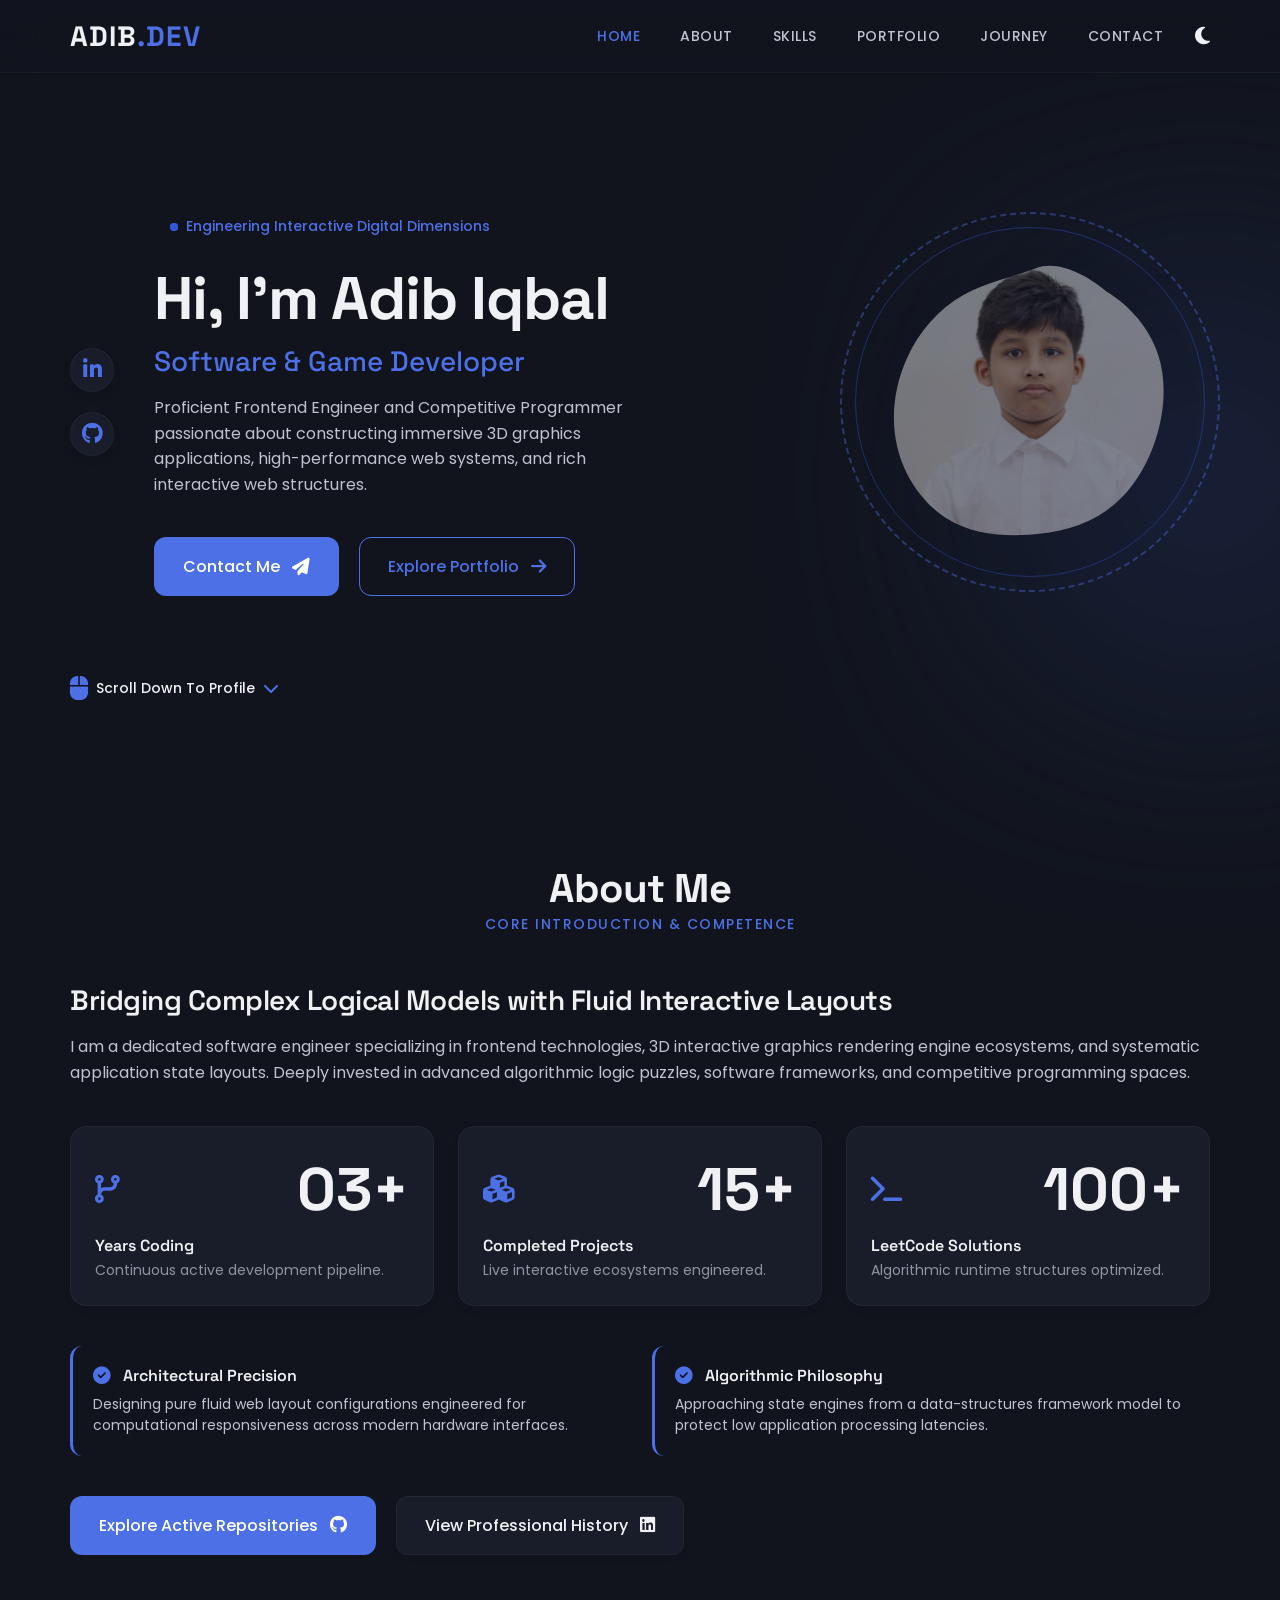
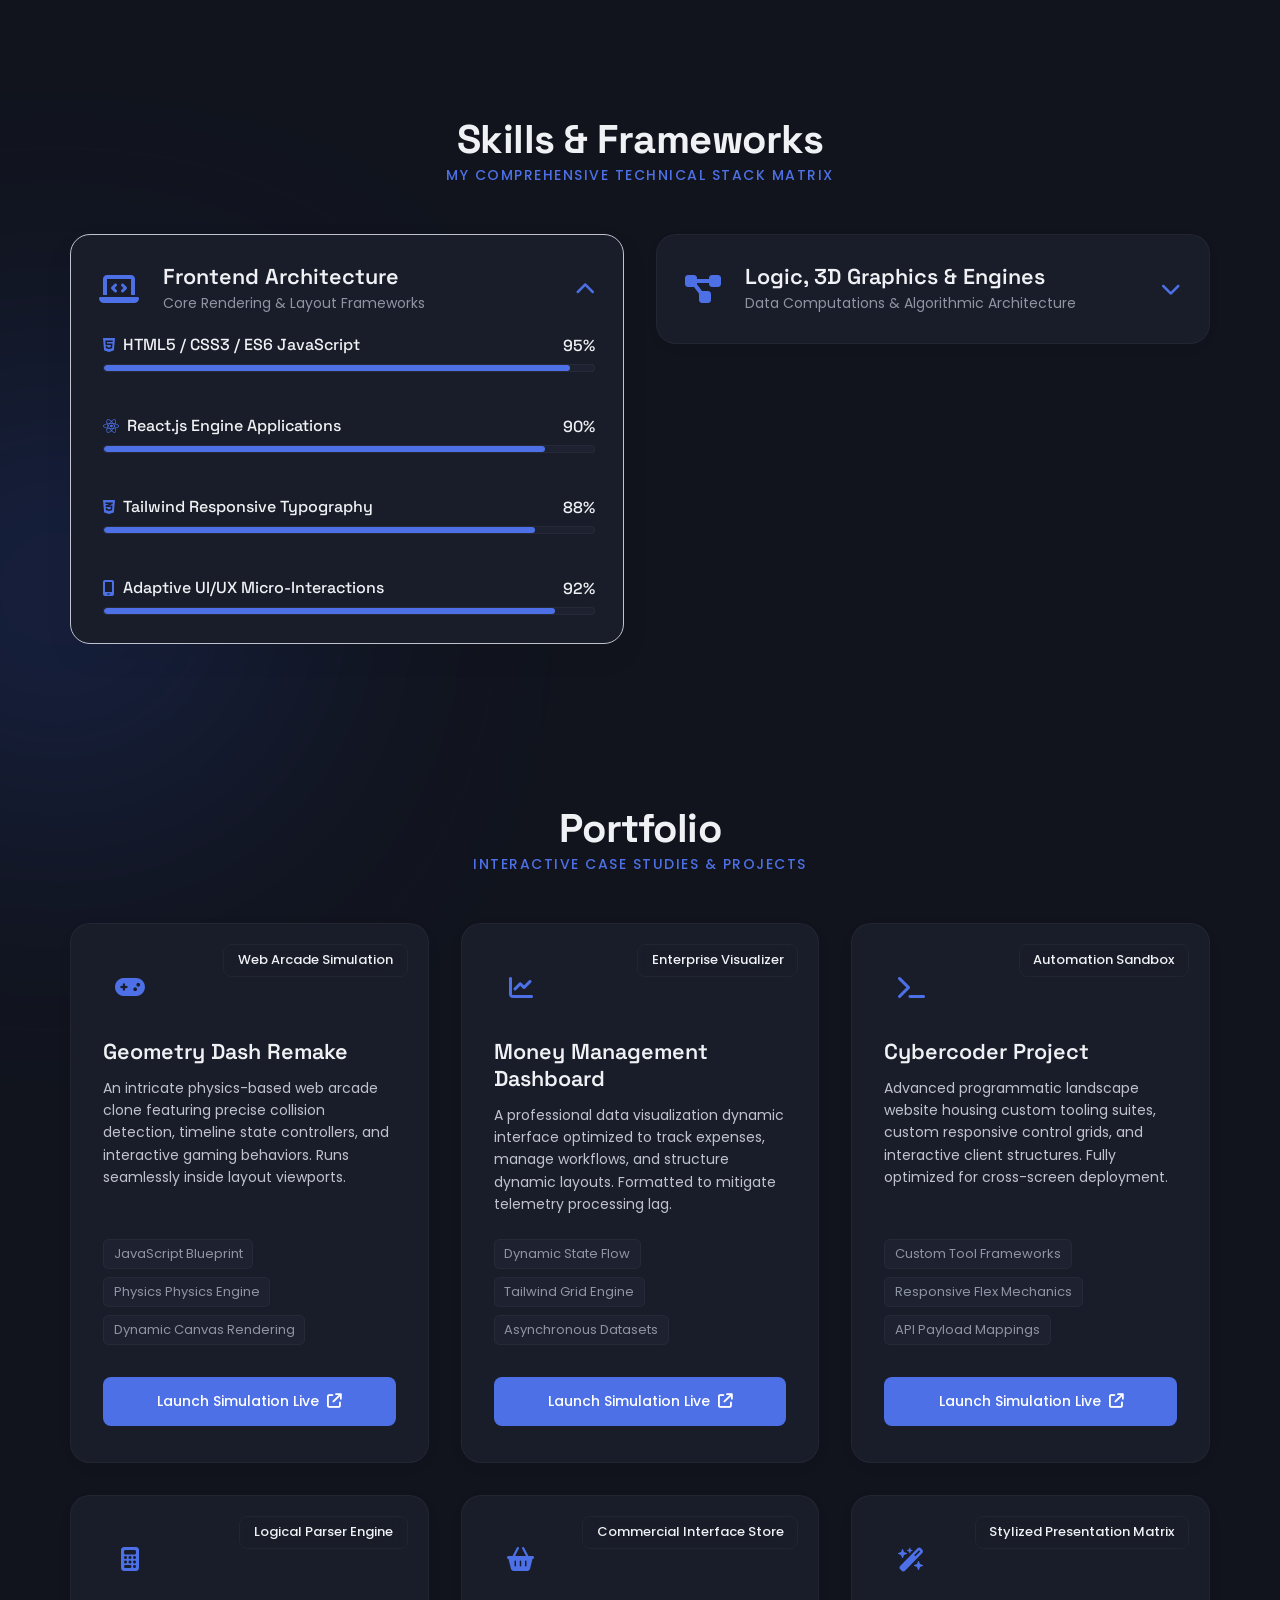
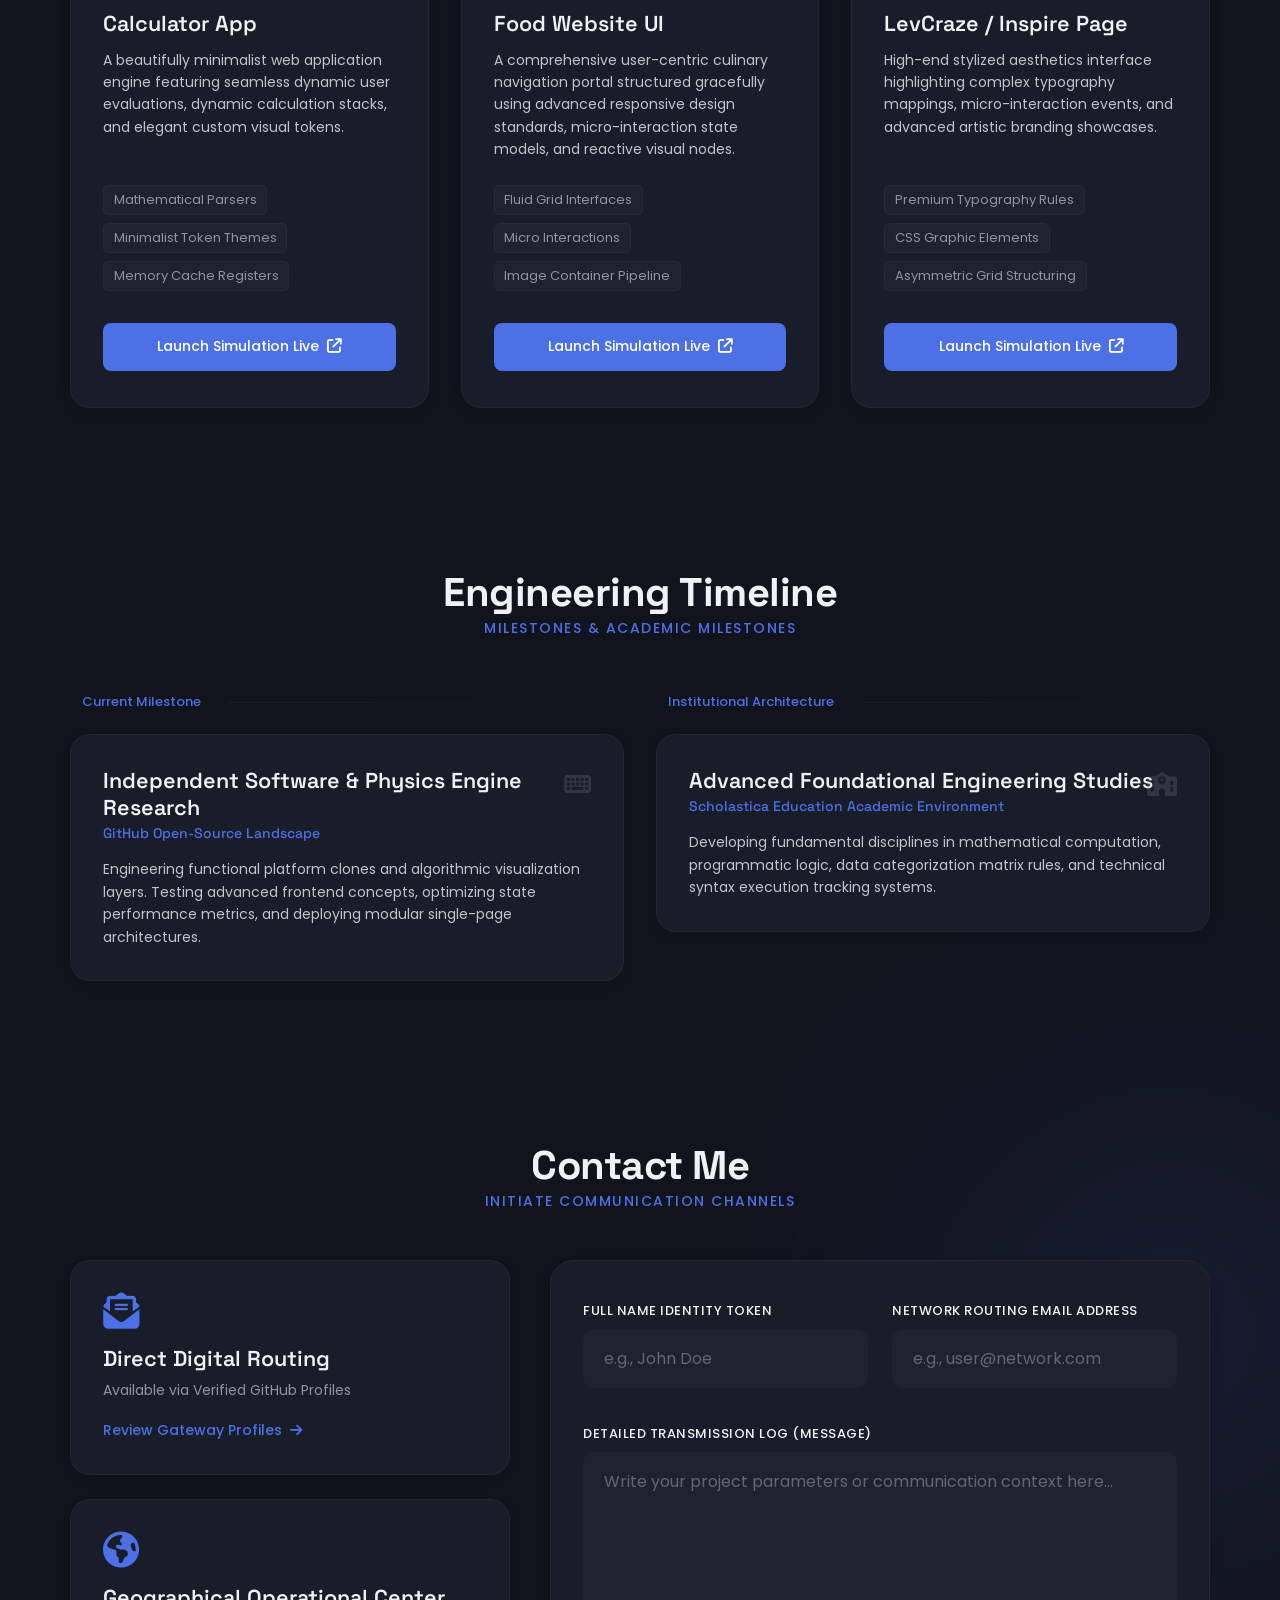
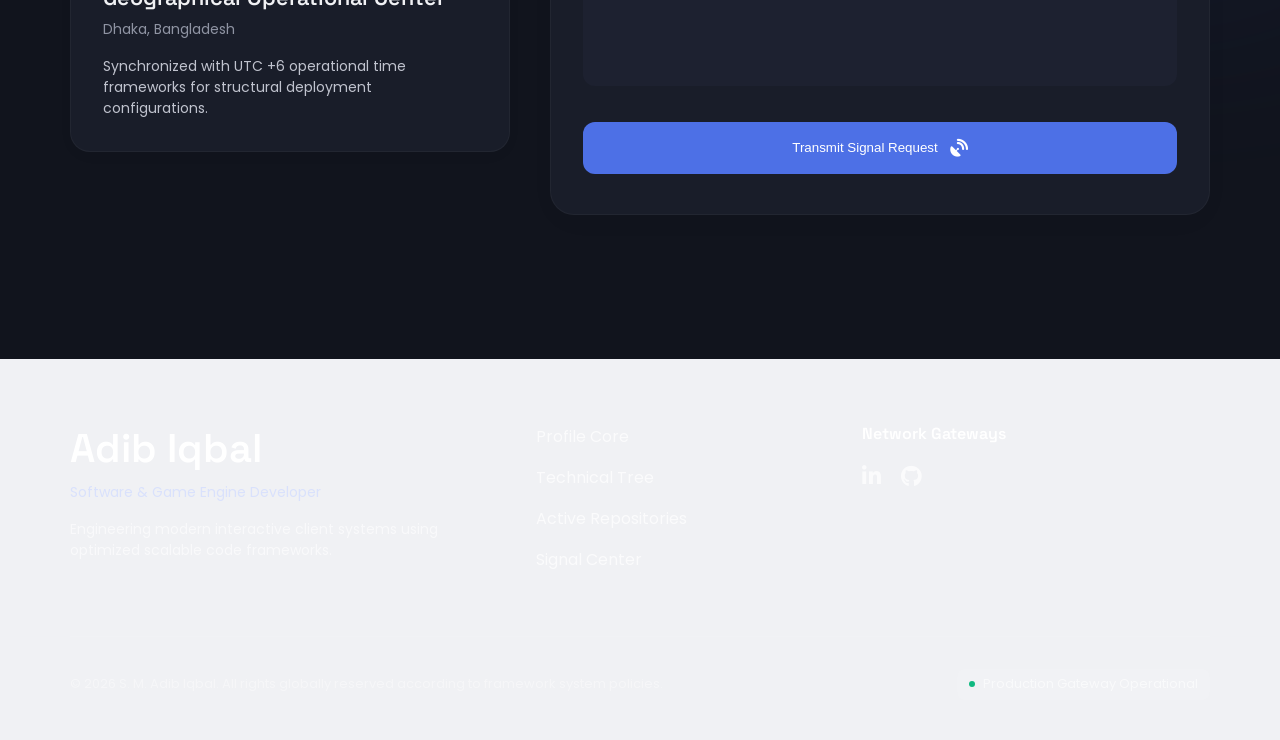
<file: index.html>
<!DOCTYPE html>
<html lang="en">
<head>
    <meta charset="UTF-8">
    <meta name="viewport" content="width=device-width, initial-scale=1.0">
    <title>S. M. ADIB IQBAL | Executive Portfolio & Software Engineer</title>
    <!-- FontAwesome Vector Architecture -->
    <link rel="stylesheet" href="https://cdnjs.cloudflare.com/ajax/libs/font-awesome/6.4.0/css/all.min.css">
    <!-- Premium Font Architecture -->
    <link rel="preconnect" href="https://fonts.googleapis.com">
    <link rel="preconnect" href="https://fonts.gstatic.com" crossorigin>
    <link href="https://fonts.googleapis.com/css2?family=Poppins:wght@300;400;500;600;700&family=Space+Grotesk:wght@400;500;700&display=swap" rel="stylesheet">
    <!-- Master Custom Cascading Framework -->
    <link rel="stylesheet" href="style.css">
</head>
<body>

    <!-- ==================== MATRIX GLOW BACKGROUND ==================== -->
    <div class="glow-bg-container">
        <div class="glow-sphere sphere-1"></div>
        <div class="glow-sphere sphere-2"></div>
        <div class="glow-sphere sphere-3"></div>
    </div>

    <!-- ==================== HEADER ARCHITECTURE ==================== -->
    <header class="header" id="header">
        <nav class="nav container">
            <a href="#" class="nav__logo">ADIB<span class="logo__accent">.DEV</span></a>

            <div class="nav__menu" id="nav-menu">
                <ul class="nav__list">
                    <li class="nav__item"><a href="#home" class="nav__link active-link"><i class="fa-solid fa-house nav__icon"></i> Home</a></li>
                    <li class="nav__item"><a href="#about" class="nav__link"><i class="fa-solid fa-user nav__icon"></i> About</a></li>
                    <li class="nav__item"><a href="#skills" class="nav__link"><i class="fa-solid fa-gears nav__icon"></i> Skills</a></li>
                    <li class="nav__item"><a href="#portfolio" class="nav__link"><i class="fa-solid fa-briefcase nav__icon"></i> Portfolio</a></li>
                    <li class="nav__item"><a href="#experience" class="nav__link"><i class="fa-solid fa-graduation-cap nav__icon"></i> Journey</a></li>
                    <li class="nav__item"><a href="#contact" class="nav__link"><i class="fa-solid fa-envelope nav__icon"></i> Contact</a></li>
                </ul>
                <div class="nav__close" id="nav-close">
                    <i class="fa-solid fa-xmark"></i>
                </div>
            </div>

            <div class="nav__buttons">
                <!-- Theme Controller Token -->
                <i class="fa-solid fa-moon change-theme" id="theme-button"></i>
                <div class="nav__toggle" id="nav-toggle">
                    <i class="fa-solid fa-bars"></i>
                </div>
            </div>
        </nav>
    </header>

    <!-- ==================== MASTER FRAMEWORK CONTAINER ==================== -->
    <main class="main">
        
        <!-- ==================== HOME SECTION ==================== -->
        <section class="home section" id="home">
            <div class="home__container container grid">
                <div class="home__content grid">
                    <div class="home__social">
                        <a href="https://www.linkedin.com/in/s-m-adib-iqbal-8002733a7/" target="_blank" class="home__social-icon" title="Connect on LinkedIn">
                            <i class="fa-brands fa-linkedin-in"></i>
                        </a>
                        <a href="https://github.com/adibsui6-spec" target="_blank" class="home__social-icon" title="Review Source Repositories">
                            <i class="fa-brands fa-github"></i>
                        </a>
                    </div>

                    <div class="home__img-canvas">
                        <div class="home__blob-wrapper">
                            <div class="decorative__ring ring-outer"></div>
                            <div class="decorative__ring ring-inner"></div>
                            <!-- Structural SVG parsing your profile graphic safely -->
                            <svg class="home__blob-svg" viewBox="0 0 200 200" xmlns="http://www.w3.org/2000/svg">
                                <mask id="home-mask" maskUnits="userSpaceOnUse">
                                    <path d="M42.7,-61.2C55.6,-53.4,66.4,-40.9,71.2,-26.2C76,-11.5,74.8,5.4,69.7,21.1C64.6,36.7,55.5,51.1,42.7,60.1C29.9,69.1,14.9,72.7,-0.7,73.7C-16.3,74.7,-32.7,73.1,-46,64.8C-59.4,56.5,-69.8,41.5,-73.7,25.1C-77.7,8.7,-75.2,-9.1,-68.4,-24.1C-61.7,-39.2,-50.7,-51.5,-37.5,-59.1C-24.3,-66.7,-8.9,-69.6,3.4,-74.3C15.7,-79,31.4,-70.6,42.7,-61.2Z" transform="translate(100 100)" />
                                </mask>
                                <g mask="url(#home-mask)">
                                    <image class="home__img-asset" x="12" y="12" width="176" height="176" href="My image.jpg" preserveAspectRatio="xMidYMid slice"/>
                                </g>
                            </svg>
                        </div>
                    </div>

                    <div class="home__data">
                        <div class="badge__welcome">
                            <span class="badge__dot"></span> Engineering Interactive Digital Dimensions
                        </div>
                        <h1 class="home__title">Hi, I'm Adib Iqbal</h1>
                        <h3 class="home__subtitle">Software &amp; Game Developer</h3>
                        <p class="home__description">
                            Proficient Frontend Engineer and Competitive Programmer passionate about constructing immersive 3D graphics applications, high-performance web systems, and rich interactive web structures.
                        </p>
                        <div class="home__action-group">
                            <a href="#contact" class="button button--flex">
                                Contact Me <i class="fa-solid fa-paper-plane button__icon"></i>
                            </a>
                            <a href="#portfolio" class="button button--ghost">
                                Explore Portfolio <i class="fa-solid fa-arrow-right button__icon"></i>
                            </a>
                        </div>
                    </div>
                </div>

                <div class="home__scroll">
                    <a href="#about" class="home__scroll-button button--flex">
                        <i class="fa-solid fa-computer-mouse home__scroll-mouse"></i>
                        <span class="home__scroll-name">Scroll Down To Profile</span>
                        <i class="fa-solid fa-chevron-down home__scroll-arrow"></i>
                    </a>
                </div>
            </div>
        </section>

        <!-- ==================== ABOUT SECTION ==================== -->
        <section class="about section" id="about">
            <h2 class="section__title">About Me</h2>
            <span class="section__subtitle">Core Introduction &amp; Competence</span>

            <div class="about__container container grid">
                <div class="about__data">
                    <h3 class="about__heading">Bridging Complex Logical Models with Fluid Interactive Layouts</h3>
                    <p class="about__description">
                        I am a dedicated software engineer specializing in frontend technologies, 3D interactive graphics rendering engine ecosystems, and systematic application state layouts. Deeply invested in advanced algorithmic logic puzzles, software frameworks, and competitive programming spaces.
                    </p>

                    <!-- Advanced Metric Blocks Grid Dashboard -->
                    <div class="about__grid-dashboard">
                        <div class="about__metric-card">
                            <div class="metric__header">
                                <i class="fa-solid fa-code-branch metric__icon"></i>
                                <span class="metric__number">03+</span>
                            </div>
                            <h4 class="metric__title">Years Coding</h4>
                            <p class="metric__caption">Continuous active development pipeline.</p>
                        </div>

                        <div class="about__metric-card">
                            <div class="metric__header">
                                <i class="fa-solid fa-cubes metric__icon"></i>
                                <span class="metric__number">15+</span>
                            </div>
                            <h4 class="metric__title">Completed Projects</h4>
                            <p class="metric__caption">Live interactive ecosystems engineered.</p>
                        </div>

                        <div class="about__metric-card">
                            <div class="metric__header">
                                <i class="fa-solid fa-terminal metric__icon"></i>
                                <span class="metric__number">100+</span>
                            </div>
                            <h4 class="metric__title">LeetCode Solutions</h4>
                            <p class="metric__caption">Algorithmic runtime structures optimized.</p>
                        </div>
                    </div>

                    <!-- Supplemental Analytical Biography Pillars -->
                    <div class="about__philosophies grid">
                        <div class="philosophy__item">
                            <div class="philosophy__header">
                                <i class="fa-solid fa-circle-check philosophy__icon"></i>
                                <h4>Architectural Precision</h4>
                            </div>
                            <p>Designing pure fluid web layout configurations engineered for computational responsiveness across modern hardware interfaces.</p>
                        </div>

                        <div class="philosophy__item">
                            <div class="philosophy__header">
                                <i class="fa-solid fa-circle-check philosophy__icon"></i>
                                <h4>Algorithmic Philosophy</h4>
                            </div>
                            <p>Approaching state engines from a data-structures framework model to protect low application processing latencies.</p>
                        </div>
                    </div>

                    <div class="about__buttons-group">
                        <a href="https://github.com/adibsui6-spec" target="_blank" class="button button--flex">
                            Explore Active Repositories <i class="fa-brands fa-github button__icon"></i>
                        </a>
                        <a href="https://www.linkedin.com/in/s-m-adib-iqbal-8002733a7/" target="_blank" class="button button--secondary">
                            View Professional History <i class="fa-brands fa-linkedin button__icon"></i>
                        </a>
                    </div>
                </div>
            </div>
        </section>

        <!-- ==================== SKILLS SECTION ==================== -->
        <section class="skills section" id="skills">
            <h2 class="section__title">Skills &amp; Frameworks</h2>
            <span class="section__subtitle">My Comprehensive Technical Stack Matrix</span>

            <div class="skills__container container grid">
                <!-- ACCORDION INTERACTIVE NODE 1 -->
                <div class="skills__content skills__open">
                    <div class="skills__header">
                        <i class="fa-solid fa-laptop-code skills__icon"></i>
                        <div>
                            <h1 class="skills__title">Frontend Architecture</h1>
                            <span class="skills__subtitle-node">Core Rendering &amp; Layout Frameworks</span>
                        </div>
                        <i class="fa-solid fa-chevron-down skills__arrow"></i>
                    </div>

                    <div class="skills__list grid">
                        <div class="skills__data">
                            <div class="skills__titles">
                                <h3 class="skills__name"><i class="fa-brands fa-html5 skill__bullet-icon"></i> HTML5 / CSS3 / ES6 JavaScript</h3>
                                <span class="skills__number">95%</span>
                            </div>
                            <div class="skills__bar-wrapper">
                                <div class="skills__bar-fill" style="width: 95%;"></div>
                            </div>
                        </div>

                        <div class="skills__data">
                            <div class="skills__titles">
                                <h3 class="skills__name"><i class="fa-brands fa-react skill__bullet-icon"></i> React.js Engine Applications</h3>
                                <span class="skills__number">90%</span>
                            </div>
                            <div class="skills__bar-wrapper">
                                <div class="skills__bar-fill" style="width: 90%;"></div>
                            </div>
                        </div>

                        <div class="skills__data">
                            <div class="skills__titles">
                                <h3 class="skills__name"><i class="fa-brands fa-css3-alt skill__bullet-icon"></i> Tailwind Responsive Typography</h3>
                                <span class="skills__number">88%</span>
                            </div>
                            <div class="skills__bar-wrapper">
                                <div class="skills__bar-fill" style="width: 88%;"></div>
                            </div>
                        </div>

                        <div class="skills__data">
                            <div class="skills__titles">
                                <h3 class="skills__name"><i class="fa-solid fa-mobile-screen skill__bullet-icon"></i> Adaptive UI/UX Micro-Interactions</h3>
                                <span class="skills__number">92%</span>
                            </div>
                            <div class="skills__bar-wrapper">
                                <div class="skills__bar-fill" style="width: 92%;"></div>
                            </div>
                        </div>
                    </div>
                </div>

                <!-- ACCORDION INTERACTIVE NODE 2 -->
                <div class="skills__content">
                    <div class="skills__header">
                        <i class="fa-solid fa-diagram-project skills__icon"></i>
                        <div>
                            <h1 class="skills__title">Logic, 3D Graphics &amp; Engines</h1>
                            <span class="skills__subtitle-node">Data Computations &amp; Algorithmic Architecture</span>
                        </div>
                        <i class="fa-solid fa-chevron-down skills__arrow"></i>
                    </div>

                    <div class="skills__list grid">
                        <div class="skills__data">
                            <div class="skills__titles">
                                <h3 class="skills__name"><i class="fa-solid fa-cube skill__bullet-icon"></i> Three.js / WebGL Spatial Ecosystems</h3>
                                <span class="skills__number">85%</span>
                            </div>
                            <div class="skills__bar-wrapper">
                                <div class="skills__bar-fill" style="width: 85%;"></div>
                            </div>
                        </div>

                        <div class="skills__data">
                            <div class="skills__titles">
                                <h3 class="skills__name"><i class="fa-brands fa-python skill__bullet-icon"></i> Python Modeling &amp; Pandas Frameworks</h3>
                                <span class="skills__number">80%</span>
                            </div>
                            <div class="skills__bar-wrapper">
                                <div class="skills__bar-fill" style="width: 80%;"></div>
                            </div>
                        </div>

                        <div class="skills__data">
                            <div class="skills__titles">
                                <h3 class="skills__name"><i class="fa-solid fa-brain skill__bullet-icon"></i> Competitive Programming Matrix Logic</h3>
                                <span class="skills__number">85%</span>
                            </div>
                            <div class="skills__bar-wrapper">
                                <div class="skills__bar-fill" style="width: 85%;"></div>
                            </div>
                        </div>

                        <div class="skills__data">
                            <div class="skills__titles">
                                <h3 class="skills__name"><i class="fa-solid fa-calculator skill__bullet-icon"></i> Vector Mathematics &amp; Physics Clones</h3>
                                <span class="skills__number">90%</span>
                            </div>
                            <div class="skills__bar-wrapper">
                                <div class="skills__bar-fill" style="width: 90%;"></div>
                            </div>
                        </div>
                    </div>
                </div>
            </div>
        </section>

        <!-- ==================== PORTFOLIO SECTION ==================== -->
        <section class="portfolio section" id="portfolio">
            <h2 class="section__title">Portfolio</h2>
            <span class="section__subtitle">Interactive Case Studies &amp; Projects</span>

            <div class="portfolio__container container grid">
                
                <!-- CONTAINER ELEMENT 1 -->
                <div class="portfolio__card">
                    <div class="portfolio__meta-badge">Web Arcade Simulation</div>
                    <div class="portfolio__card-inner">
                        <div class="portfolio__icon-box"><i class="fa-solid fa-gamepad"></i></div>
                        <h3 class="portfolio__title">Geometry Dash Remake</h3>
                        <p class="portfolio__description">
                            An intricate physics-based web arcade clone featuring precise collision detection, timeline state controllers, and interactive gaming behaviors. Runs seamlessly inside layout viewports.
                        </p>
                        <div class="portfolio__tags">
                            <span>JavaScript Blueprint</span>
                            <span>Physics Physics Engine</span>
                            <span>Dynamic Canvas Rendering</span>
                        </div>
                        <a href="https://adibsui6-spec.github.io/geometry-dash-remake-0.1/index13.html" target="_blank" class="portfolio__anchor-button">
                            Launch Simulation Live <i class="fa-solid fa-arrow-up-right-from-square portfolio__anchor-icon"></i>
                        </a>
                    </div>
                </div>

                <!-- CONTAINER ELEMENT 2 -->
                <div class="portfolio__card">
                    <div class="portfolio__meta-badge">Enterprise Visualizer</div>
                    <div class="portfolio__card-inner">
                        <div class="portfolio__icon-box"><i class="fa-solid fa-chart-line"></i></div>
                        <h3 class="portfolio__title">Money Management Dashboard</h3>
                        <p class="portfolio__description">
                            A professional data visualization dynamic interface optimized to track expenses, manage workflows, and structure dynamic layouts. Formatted to mitigate telemetry processing lag.
                        </p>
                        <div class="portfolio__tags">
                            <span>Dynamic State Flow</span>
                            <span>Tailwind Grid Engine</span>
                            <span>Asynchronous Datasets</span>
                        </div>
                        <a href="https://adibsui6-spec.github.io/new/dashboard.html" target="_blank" class="portfolio__anchor-button">
                            Launch Simulation Live <i class="fa-solid fa-arrow-up-right-from-square portfolio__anchor-icon"></i>
                        </a>
                    </div>
                </div>

                <!-- CONTAINER ELEMENT 3 -->
                <div class="portfolio__card">
                    <div class="portfolio__meta-badge">Automation Sandbox</div>
                    <div class="portfolio__card-inner">
                        <div class="portfolio__icon-box"><i class="fa-solid fa-terminal"></i></div>
                        <h3 class="portfolio__title">Cybercoder Project</h3>
                        <p class="portfolio__description">
                            Advanced programmatic landscape website housing custom tooling suites, custom responsive control grids, and interactive client structures. Fully optimized for cross-screen deployment.
                        </p>
                        <div class="portfolio__tags">
                            <span>Custom Tool Frameworks</span>
                            <span>Responsive Flex Mechanics</span>
                            <span>API Payload Mappings</span>
                        </div>
                        <a href="https://adibsui6-spec.github.io/cybercoder/" target="_blank" class="portfolio__anchor-button">
                            Launch Simulation Live <i class="fa-solid fa-arrow-up-right-from-square portfolio__anchor-icon"></i>
                        </a>
                    </div>
                </div>

                <!-- CONTAINER ELEMENT 4 -->
                <div class="portfolio__card">
                    <div class="portfolio__meta-badge">Logical Parser Engine</div>
                    <div class="portfolio__card-inner">
                        <div class="portfolio__icon-box"><i class="fa-solid fa-calculator"></i></div>
                        <h3 class="portfolio__title">Calculator App</h3>
                        <p class="portfolio__description">
                            A beautifully minimalist web application engine featuring seamless dynamic user evaluations, dynamic calculation stacks, and elegant custom visual tokens.
                        </p>
                        <div class="portfolio__tags">
                            <span>Mathematical Parsers</span>
                            <span>Minimalist Token Themes</span>
                            <span>Memory Cache Registers</span>
                        </div>
                        <a href="https://adibsui6-spec.github.io/nothing/" target="_blank" class="portfolio__anchor-button">
                            Launch Simulation Live <i class="fa-solid fa-arrow-up-right-from-square portfolio__anchor-icon"></i>
                        </a>
                    </div>
                </div>

                <!-- CONTAINER ELEMENT 5 -->
                <div class="portfolio__card">
                    <div class="portfolio__meta-badge">Commercial Interface Store</div>
                    <div class="portfolio__card-inner">
                        <div class="portfolio__icon-box"><i class="fa-solid fa-basket-shopping"></i></div>
                        <h3 class="portfolio__title">Food Website UI</h3>
                        <p class="portfolio__description">
                            A comprehensive user-centric culinary navigation portal structured gracefully using advanced responsive design standards, micro-interaction state models, and reactive visual nodes.
                        </p>
                        <div class="portfolio__tags">
                            <span>Fluid Grid Interfaces</span>
                            <span>Micro Interactions</span>
                            <span>Image Container Pipeline</span>
                        </div>
                        <a href="https://adibsui6-spec.github.io/food/index5" target="_blank" class="portfolio__anchor-button">
                            Launch Simulation Live <i class="fa-solid fa-arrow-up-right-from-square portfolio__anchor-icon"></i>
                        </a>
                    </div>
                </div>

                <!-- CONTAINER ELEMENT 6 -->
                <div class="portfolio__card">
                    <div class="portfolio__meta-badge">Stylized Presentation Matrix</div>
                    <div class="portfolio__card-inner">
                        <div class="portfolio__icon-box"><i class="fa-solid fa-wand-magic-sparkles"></i></div>
                        <h3 class="portfolio__title">LevCraze / Inspire Page</h3>
                        <p class="portfolio__description">
                            High-end stylized aesthetics interface highlighting complex typography mappings, micro-interaction events, and advanced artistic branding showcases.
                        </p>
                        <div class="portfolio__tags">
                            <span>Premium Typography Rules</span>
                            <span>CSS Graphic Elements</span>
                            <span>Asymmetric Grid Structuring</span>
                        </div>
                        <a href="https://adibsui6-spec.github.io/LevCraze/lareveinspire.html" target="_blank" class="portfolio__anchor-button">
                            Launch Simulation Live <i class="fa-solid fa-arrow-up-right-from-square portfolio__anchor-icon"></i>
                        </a>
                    </div>
                </div>

            </div>
        </section>

        <!-- ==================== ENGINEERING JOURNEY SECTION ==================== -->
        <section class="experience section" id="experience">
            <h2 class="section__title">Engineering Timeline</h2>
            <span class="section__subtitle">Milestones &amp; Academic Milestones</span>

            <div class="experience__container container grid">
                <!-- TIMELINE NODE 1 -->
                <div class="experience__node-card">
                    <div class="experience__time-line">
                        <span class="timeline__pill">Current Milestone</span>
                        <span class="timeline__line-connector"></span>
                    </div>
                    <div class="experience__inner-block">
                        <div class="experience__icon-indicator"><i class="fa-solid fa-keyboard"></i></div>
                        <h3 class="experience__role">Independent Software &amp; Physics Engine Research</h3>
                        <h4 class="experience__institution">GitHub Open-Source Landscape</h4>
                        <p class="experience__details-text">
                            Engineering functional platform clones and algorithmic visualization layers. Testing advanced frontend concepts, optimizing state performance metrics, and deploying modular single-page architectures.
                        </p>
                    </div>
                </div>

                <!-- TIMELINE NODE 2 -->
                <div class="experience__node-card">
                    <div class="experience__time-line">
                        <span class="timeline__pill">Institutional Architecture</span>
                        <span class="timeline__line-connector"></span>
                    </div>
                    <div class="experience__inner-block">
                        <div class="experience__icon-indicator"><i class="fa-solid fa-school"></i></div>
                        <h3 class="experience__role">Advanced Foundational Engineering Studies</h3>
                        <h4 class="experience__institution">Scholastica Education Academic Environment</h4>
                        <p class="experience__details-text">
                            Developing fundamental disciplines in mathematical computation, programmatic logic, data categorization matrix rules, and technical syntax execution tracking systems.
                        </p>
                    </div>
                </div>
            </div>
        </section>

        <!-- ==================== CONTACT SECTION ==================== -->
        <section class="contact section" id="contact">
            <h2 class="section__title">Contact Me</h2>
            <span class="section__subtitle">Initiate Communication Channels</span>

            <div class="contact__container container grid">
                <div class="contact__sidebar-info">
                    <div class="contact__card-node">
                        <i class="fa-solid fa-envelope-open-text contact__card-icon"></i>
                        <h3 class="contact__card-title">Direct Digital Routing</h3>
                        <span class="contact__card-subtitle">Available via Verified GitHub Profiles</span>
                        <a href="https://github.com/adibsui6-spec" target="_blank" class="contact__card-link">Review Gateway Profiles <i class="fa-solid fa-arrow-right"></i></a>
                    </div>

                    <div class="contact__card-node">
                        <i class="fa-solid fa-earth-americas contact__card-icon"></i>
                        <h3 class="contact__card-title">Geographical Operational Center</h3>
                        <span class="contact__card-subtitle">Dhaka, Bangladesh</span>
                        <p class="contact__card-description">Synchronized with UTC +6 operational time frameworks for structural deployment configurations.</p>
                    </div>
                </div>

                <!-- Dynamic Form Context Layout Space -->
                <form action="" class="contact__form grid">
                    <div class="contact__input-group grid">
                        <div class="contact__field-wrapper">
                            <label class="contact__field-label">Full Name Identity Token</label>
                            <input type="text" placeholder="e.g., John Doe" class="contact__field-input" required>
                            <span class="field__focus-line"></span>
                        </div>
                        <div class="contact__field-wrapper">
                            <label class="contact__field-label">Network Routing Email Address</label>
                            <input type="email" placeholder="e.g., user@network.com" class="contact__field-input" required>
                            <span class="field__focus-line"></span>
                        </div>
                    </div>
                    <div class="contact__field-wrapper textarea-wrapper">
                        <label class="contact__field-label">Detailed Transmission Log (Message)</label>
                        <textarea placeholder="Write your project parameters or communication context here..." cols="0" rows="8" class="contact__field-input contact__textarea" required></textarea>
                        <span class="field__focus-line"></span>
                    </div>
                    <div class="contact__action-row">
                        <button type="submit" class="button button--flex form__submit-button">
                            Transmit Signal Request <i class="fa-solid fa-satellite-dish button__icon"></i>
                        </button>
                    </div>
                </form>
            </div>
        </section>
    </main>

    <!-- ==================== FOOTER ARCHITECTURE ==================== -->
    <footer class="footer">
        <div class="footer__diagonal-split"></div>
        <div class="footer__master-wrapper">
            <div class="footer__container container grid">
                <div class="footer__branding-node">
                    <h1 class="footer__title">Adib Iqbal</h1>
                    <span class="footer__subtitle">Software &amp; Game Engine Developer</span>
                    <p class="footer__tagline">Engineering modern interactive client systems using optimized scalable code frameworks.</p>
                </div>

                <ul class="footer__navigation-links">
                    <li><a href="#about" class="footer__anchor">Profile Core</a></li>
                    <li><a href="#skills" class="footer__anchor">Technical Tree</a></li>
                    <li><a href="#portfolio" class="footer__anchor">Active Repositories</a></li>
                    <li><a href="#contact" class="footer__anchor">Signal Center</a></li>
                </ul>

                <div class="footer__social-networks">
                    <h4 class="footer__social-title">Network Gateways</h4>
                    <div class="footer__social-links-wrapper">
                        <a href="https://www.linkedin.com/in/s-m-adib-iqbal-8002733a7/" target="_blank" class="footer__social-media-anchor">
                            <i class="fa-brands fa-linkedin-in"></i>
                        </a>
                        <a href="https://github.com/adibsui6-spec" target="_blank" class="footer__social-media-anchor">
                            <i class="fa-brands fa-github"></i>
                        </a>
                    </div>
                </div>
            </div>
            
            <div class="footer__bottom-meta container">
                <p class="footer__copyright-notice">&copy; 2026 S. M. Adib Iqbal. All rights globally reserved according to framework system policies.</p>
                <div class="footer__system-status">
                    <span class="status__dot-active"></span> Production Gateway Operational
                </div>
            </div>
        </div>
    </footer>

    <!-- ==================== MAIN JS FRAMEWORK ==================== -->
    <script src="main.js"></script>
</body>
</html>
</file>
<file: style.css>
/* ==================== VARIABLE INJECTIONS & TOKENS ==================== */
:root {
    --header-height: 3.5rem;

    /* ========== Modern Fluid Color Systems ========== */
    --hue-color: 226; /* Deep Premium Slate Accent Spectrum */
    --first-color: hsl(var(--hue-color), 75%, 60%);
    --first-color-second: hsl(var(--hue-color), 65%, 55%);
    --first-color-alt: hsl(var(--hue-color), 68%, 52%);
    --first-color-lighter: hsl(var(--hue-color), 85%, 92%);
    
    /* System Light Variant Palette */
    --title-color: hsl(var(--hue-color), 24%, 12%);
    --text-color: hsl(var(--hue-color), 16%, 35%);
    --text-color-light: hsl(var(--hue-color), 14%, 55%);
    --input-color: hsl(var(--hue-color), 40%, 96%);
    --body-color: hsl(var(--hue-color), 35%, 98%);
    --container-color: #ffffff;
    --card-border-color: rgba(var(--hue-color), 20%, 10%, 0.04);
    --glow-opacity: 0.3;

    /* ========== Typographic Scale Mapping ========== */
    --body-font: 'Poppins', sans-serif;
    --heading-font: 'Space Grotesk', sans-serif;
    
    --big-font-size: 2.25rem;
    --h1-font-size: 1.75rem;
    --h2-font-size: 1.35rem;
    --h3-font-size: 1.15rem;
    --normal-font-size: .95rem;
    --small-font-size: .825rem;
    --smaller-font-size: .75rem;

    /* ========== Font Weight Tokens ========== */
    --font-regular: 400;
    --font-medium: 500;
    --font-semi-bold: 600;
    --font-bold: 700;

    /* ========== Layout Margin Rules ========== */
    --mb-0-25: .25rem;
    --mb-0-5: .5rem;
    --mb-0-75: .75rem;
    --mb-1: 1rem;
    --mb-1-5: 1.5rem;
    --mb-2: 2rem;
    --mb-2-5: 2.5rem;
    --mb-3: 3rem;

    /* ========== Layout Depth Ordering ========== */
    --z-back: -10;
    --z-normal: 1;
    --z-tooltip: 20;
    --z-fixed: 100;
}

/* ========== Scaled Desktop Profile Remappings ========== */
@media screen and (min-width: 968px) {
    :root {
        --big-font-size: 3.75rem;
        --h1-font-size: 2.5rem;
        --h2-font-size: 1.75rem;
        --h3-font-size: 1.35rem;
        --normal-font-size: 1rem;
        --small-font-size: .875rem;
        --smaller-font-size: .813rem;
        --header-height: 4.5rem;
    }
}

/* ========== Dark Theme Parameter Token Modifiers ========== */
body.dark-theme {
    --title-color: hsl(var(--hue-color), 15%, 95%);
    --text-color: hsl(var(--hue-color), 12%, 78%);
    --text-color-light: hsl(var(--hue-color), 10%, 60%);
    --input-color: hsl(var(--hue-color), 25%, 15%);
    --body-color: hsl(var(--hue-color), 28%, 9%);
    --container-color: hsl(var(--hue-color), 24%, 13%);
    --card-border-color: rgba(255, 255, 255, 0.04);
    --glow-opacity: 0.6;
}

/* ==================== BASE APPLICATION STYLES ==================== */
* {
    box-sizing: border-box;
    padding: 0;
    margin: 0;
}

html {
    scroll-behavior: smooth;
}

body {
    font-family: var(--body-font);
    font-size: var(--normal-font-size);
    background-color: var(--body-color);
    color: var(--text-color);
    transition: background-color .5s ease, color .5s ease;
    overflow-x: hidden;
    position: relative;
}

h1, h2, h3, h4 {
    color: var(--title-color);
    font-family: var(--heading-font);
    font-weight: var(--font-semi-bold);
    line-height: 1.25;
}

ul {
    list-style: none;
}

a {
    text-decoration: none;
}

img {
    max-width: 100%;
    height: auto;
}

/* ==================== GLOW LAYER ARCHITECTURE ==================== */
.glow-bg-container {
    position: absolute;
    width: 100%;
    height: 100%;
    top: 0;
    left: 0;
    pointer-events: none;
    z-index: var(--z-back);
    overflow: hidden;
}

.glow-sphere {
    position: absolute;
    border-radius: 50%;
    filter: blur(140px);
    opacity: var(--glow-opacity);
    transition: opacity .5s ease;
}

.sphere-1 {
    width: 400px;
    height: 400px;
    background: radial-gradient(circle, var(--first-color) 0%, transparent 70%);
    top: 5%;
    right: -10%;
}

.sphere-2 {
    width: 500px;
    height: 500px;
    background: radial-gradient(circle, var(--first-color-alt) 0%, transparent 70%);
    top: 35%;
    left: -15%;
}

.sphere-3 {
    width: 350px;
    height: 350px;
    background: radial-gradient(circle, var(--first-color-second) 0%, transparent 70%);
    bottom: 15%;
    right: -5%;
}

/* ==================== GLOBAL COMPONENT UTILITIES ==================== */
.section {
    padding: 4rem 0 5rem;
}

.section__title {
    font-size: var(--h1-font-size);
    color: var(--title-color);
    text-align: center;
    font-weight: var(--font-bold);
    letter-spacing: -0.5px;
}

.section__subtitle {
    display: block;
    font-size: var(--small-font-size);
    color: var(--first-color);
    text-align: center;
    font-weight: var(--font-medium);
    margin-bottom: var(--mb-3);
    text-transform: uppercase;
    letter-spacing: 1.5px;
}

.container {
    max-width: 1140px;
    margin-left: var(--mb-1-5);
    margin-right: var(--mb-1-5);
}

@media screen and (min-width: 1200px) {
    .container {
        margin-left: auto;
        margin-right: auto;
    }
}

.grid {
    display: grid;
    gap: 1.75rem;
}

/* ==================== PREMIUM HEADER & NAVIGATION ==================== */
.header {
    width: 100%;
    position: fixed;
    bottom: 0;
    left: 0;
    z-index: var(--z-fixed);
    background-color: rgba(var(--hue-color), 20%, 95%, 0.1);
    backdrop-filter: blur(20px);
    -webkit-backdrop-filter: blur(20px);
    border-top: 1px solid var(--card-border-color);
    transition: background-color .4s, box-shadow .4s, top .4s, bottom .4s;
}

.nav {
    height: var(--header-height);
    display: flex;
    justify-content: space-between;
    align-items: center;
}

.nav__logo {
    color: var(--title-color);
    font-family: var(--heading-font);
    font-weight: var(--font-bold);
    font-size: var(--h2-font-size);
    letter-spacing: 1px;
    transition: color .3s;
}

.nav__logo .logo__accent {
    color: var(--first-color);
}

.nav__toggle {
    font-size: 1.35rem;
    color: var(--title-color);
    cursor: pointer;
    transition: color .3s;
}

.nav__toggle:hover {
    color: var(--first-color);
}

@media screen and (max-width: 767px) {
    .nav__menu {
        position: fixed;
        bottom: -100%;
        left: 0;
        width: 100%;
        background-color: var(--container-color);
        padding: 2.5rem 1.5rem 4rem;
        box-shadow: 0 -8px 32px rgba(0,0,0,.15);
        border-radius: 2rem 2rem 0 0;
        transition: bottom .4s cubic-bezier(0.4, 0, 0.2, 1);
        border-top: 1px solid var(--card-border-color);
    }
}

.nav__list {
    grid-template-columns: repeat(3, 1fr);
    gap: 1.75rem;
}

.nav__link {
    display: flex;
    flex-direction: column;
    align-items: center;
    font-size: var(--smaller-font-size);
    color: var(--text-color);
    font-weight: var(--font-medium);
    transition: color .3s, transform .3s;
}

.nav__icon {
    font-size: 1.25rem;
    margin-bottom: var(--mb-0-25);
    color: var(--first-color);
}

.nav__link:hover {
    color: var(--first-color);
    transform: translateY(-2px);
}

.nav__close {
    position: absolute;
    right: 1.5rem;
    bottom: 1rem;
    font-size: 1.5rem;
    cursor: pointer;
    color: var(--text-color-light);
    transition: color .3s;
}

.nav__close:hover {
    color: var(--first-color);
}

.nav__buttons {
    display: flex;
    align-items: center;
    column-gap: 1.5rem;
}

.change-theme {
    font-size: 1.25rem;
    color: var(--title-color);
    cursor: pointer;
    transition: color .3s, transform .3s;
}

.change-theme:hover {
    color: var(--first-color);
    transform: rotate(15deg);
}

/* Visibility Framework Classes */
.show-menu {
    bottom: 0 !important;
}

.active-link {
    color: var(--first-color) !important;
}

.scroll-header {
    box-shadow: 0 4px 24px rgba(0,0,0,.06);
}

/* ==================== EXPANDED HERO ARCHITECTURE ==================== */
.home__container {
    row-gap: 2rem;
}

.home__content {
    grid-template-columns: .5fr 3fr;
    padding-top: 4rem;
    align-items: center;
}

.home__social {
    display: grid;
    grid-template-columns: max-content;
    row-gap: 1.25rem;
}

.home__social-icon {
    font-size: 1.35rem;
    color: var(--first-color);
    background-color: var(--container-color);
    width: 44px;
    height: 44px;
    display: flex;
    align-items: center;
    justify-content: center;
    border-radius: 50%;
    box-shadow: 0 4px 12px rgba(0,0,0,.05);
    border: 1px solid var(--card-border-color);
    transition: all .3s cubic-bezier(0.4, 0, 0.2, 1);
}

.home__social-icon:hover {
    background-color: var(--first-color);
    color: #ffffff;
    transform: translateY(-4px) rotate(8deg);
    box-shadow: 0 8px 20px rgba(var(--hue-color), 75%, 60%, 0.2);
}

.home__img-canvas {
    display: flex;
    justify-content: center;
    position: relative;
}

.home__blob-wrapper {
    position: relative;
    width: 250px;
    height: 250px;
}

.decorative__ring {
    position: absolute;
    border-radius: 50%;
    border: 2px dashed var(--first-color);
    top: -10px;
    left: -10px;
    right: -10px;
    bottom: -10px;
    opacity: 0.4;
    animation: spinClockwise 30s linear infinite;
}

.ring-inner {
    top: 5px;
    left: 5px;
    right: 5px;
    bottom: 5px;
    border: 1px solid var(--first-color-alt);
    animation: spinCounterClockwise 15s linear infinite;
}

.home__blob-svg {
    width: 100%;
    height: 100%;
    fill: var(--first-color);
    filter: drop-shadow(0 12px 24px rgba(0,0,0,0.08));
    animation: morphingBlob 12s ease-in-out infinite alternate;
}

.home__img-asset {
    transform: translateY(0);
    transition: transform .3s;
}

.badge__welcome {
    display: inline-flex;
    align-items: center;
    column-gap: .5rem;
    background-color: rgba(var(--hue-color), 75%, 60%, 0.1);
    color: var(--first-color);
    padding: .5rem 1rem;
    border-radius: 2rem;
    font-size: var(--small-font-size);
    font-weight: var(--font-medium);
    margin-bottom: var(--mb-1);
}

.badge__dot {
    width: 8px;
    height: 8px;
    background-color: var(--first-color-alt);
    border-radius: 50%;
    display: inline-block;
    position: relative;
}

.badge__dot::after {
    content: '';
    position: absolute;
    width: 100%;
    height: 100%;
    top: 0;
    left: 0;
    background-color: var(--first-color-alt);
    border-radius: 50%;
    animation: pulseGlow 1.8s infinite;
}

.home__title {
    font-size: var(--big-font-size);
    font-weight: var(--font-bold);
    margin-bottom: var(--mb-0-5);
    letter-spacing: -1px;
}

.home__subtitle {
    font-size: var(--h2-font-size);
    color: var(--first-color);
    font-weight: var(--font-medium);
    margin-bottom: var(--mb-1);
}

.home__description {
    margin-bottom: var(--mb-2-5);
    line-height: 1.6;
}

.home__action-group {
    display: flex;
    flex-wrap: wrap;
    gap: 1.25rem;
}

.home__scroll {
    display: none;
}

/* ==================== BUTTON RULES ==================== */
.button {
    display: inline-flex;
    align-items: center;
    background-color: var(--first-color);
    color: #ffffff;
    padding: 1rem 1.75rem;
    border-radius: .75rem;
    font-weight: var(--font-medium);
    border: 1px solid transparent;
    cursor: pointer;
    transition: all .3s cubic-bezier(0.4, 0, 0.2, 1);
    box-shadow: 0 4px 12px rgba(var(--hue-color), 75%, 60%, 0.15);
}

.button:hover {
    background-color: var(--first-color-alt);
    transform: translateY(-3px);
    box-shadow: 0 8px 24px rgba(var(--hue-color), 75%, 60%, 0.25);
}

.button__icon {
    font-size: 1.1rem;
    margin-left: var(--mb-0-75);
    transition: transform .3s;
}

.button:hover .button__icon {
    transform: translate(3px, -2px);
}

.button--ghost {
    background-color: transparent;
    border: 1px solid var(--first-color);
    color: var(--first-color);
    box-shadow: none;
}

.button--ghost:hover {
    background-color: rgba(var(--hue-color), 75%, 60%, 0.05);
    color: var(--first-color-alt);
}

.button--secondary {
    background-color: var(--container-color);
    color: var(--title-color);
    border: 1px solid var(--card-border-color);
    box-shadow: 0 4px 12px rgba(0,0,0,.02);
}

.button--secondary:hover {
    background-color: var(--input-color);
    transform: translateY(-2px);
}

/* ==================== EXPANDED ABOUT ME LAYOUT ==================== */
.about__heading {
    font-size: var(--h2-font-size);
    margin-bottom: var(--mb-1);
    letter-spacing: -0.5px;
}

.about__description {
    line-height: 1.6;
    margin-bottom: var(--mb-2-5);
}

/* Metrics Dashboard Grid Section */
.about__grid-dashboard {
    display: grid;
    grid-template-columns: 1fr;
    gap: 1.5rem;
    margin-bottom: var(--mb-2-5);
}

.about__metric-card {
    background-color: var(--container-color);
    padding: 1.5rem;
    border-radius: 1rem;
    border: 1px solid var(--card-border-color);
    box-shadow: 0 4px 20px rgba(0,0,0,.02);
    transition: transform .3s, box-shadow .3s;
}

.about__metric-card:hover {
    transform: translateY(-5px);
    box-shadow: 0 12px 30px rgba(0,0,0,.06);
}

.metric__header {
    display: flex;
    justify-content: space-between;
    align-items: center;
    margin-bottom: var(--mb-0-5);
}

.metric__icon {
    font-size: 1.75rem;
    color: var(--first-color);
}

.metric__number {
    font-size: var(--big-font-size);
    font-weight: var(--font-bold);
    font-family: var(--heading-font);
    color: var(--title-color);
}

.metric__title {
    font-size: var(--normal-font-size);
    margin-bottom: var(--mb-0-25);
}

.metric__caption {
    font-size: var(--small-font-size);
    color: var(--text-color-light);
}

/* Philosophy Section Submodules */
.about__philosophies {
    grid-template-columns: 1fr;
    row-gap: 1.25rem;
    margin-bottom: var(--mb-2-5);
}

.philosophy__item {
    background-color: rgba(var(--hue-color), 20%, 50%, 0.02);
    padding: 1.25rem;
    border-radius: .75rem;
    border-left: 3px solid var(--first-color);
}

.philosophy__header {
    display: flex;
    align-items: center;
    column-gap: .75rem;
    margin-bottom: var(--mb-0-5);
}

.philosophy__icon {
    color: var(--first-color);
    font-size: 1.1rem;
}

.philosophy__item p {
    font-size: var(--small-font-size);
    line-height: 1.5;
}

.about__buttons-group {
    display: flex;
    flex-wrap: wrap;
    gap: 1.25rem;
}

/* ==================== INTERACTIVE SKILLS GRID ==================== */
.skills__container {
    row-gap: 1.5rem;
}

.skills__content {
    background-color: var(--container-color);
    padding: 1.75rem;
    border-radius: 1.25rem;
    border: 1px solid var(--card-border-color);
    box-shadow: 0 4px 20px rgba(0,0,0,.02);
    transition: all .4s ease;
}

.skills__header {
    display: flex;
    align-items: center;
    cursor: pointer;
}

.skills__icon {
    font-size: 2rem;
    color: var(--first-color);
    margin-right: var(--mb-1-5);
}

.skills__title {
    font-size: var(--h3-font-size);
    font-weight: var(--font-semi-bold);
}

.skills__subtitle-node {
    font-size: var(--small-font-size);
    color: var(--text-color-light);
}

.skills__arrow {
    margin-left: auto;
    font-size: 1.25rem;
    color: var(--first-color);
    transition: transform .4s cubic-bezier(0.4, 0, 0.2, 1);
}

.skills__list {
    row-gap: 1.5rem;
    padding-left: .25rem;
    max-height: 0;
    overflow: hidden;
    opacity: 0;
    transition: max-height .4s cubic-bezier(0, 0, 0.2, 1), opacity .3s ease;
}

.skills__data {
    margin-top: 1.25rem;
}

.skills__titles {
    display: flex;
    justify-content: space-between;
    align-items: center;
    margin-bottom: var(--mb-0-5);
}

.skills__name {
    font-size: var(--normal-font-size);
    font-weight: var(--font-medium);
    display: flex;
    align-items: center;
    column-gap: .5rem;
}

.skill__bullet-icon {
    color: var(--first-color);
    font-size: 1rem;
}

.skills__number {
    font-family: var(--heading-font);
    font-weight: var(--font-medium);
    color: var(--title-color);
}

.skills__bar-wrapper {
    height: 8px;
    background-color: var(--input-color);
    border-radius: .5rem;
    overflow: hidden;
    position: relative;
    border: 1px solid var(--card-border-color);
}

.skills__bar-fill {
    height: 100%;
    background-color: var(--first-color);
    border-radius: .5rem;
    width: 0; /* Dynamic injection target controlled by JS framework mechanics */
    transition: width 1.2s cubic-bezier(0.4, 0, 0.2, 1);
}

/* Accordion Active States */
.skills__open {
    box-shadow: 0 12px 32px rgba(0,0,0,.05);
    border-color: rgba(var(--hue-color), 75%, 60%, 0.15);
}

.skills__open .skills__list {
    max-height: 2000px;
    opacity: 1;
}

.skills__open .skills__arrow {
    transform: rotate(-180deg);
}

/* ==================== GRID PORTFOLIO SHAPES ==================== */
.portfolio__container {
    grid-template-columns: 1fr;
    gap: 2rem;
}

.portfolio__card {
    position: relative;
    background-color: var(--container-color);
    border-radius: 1.25rem;
    border: 1px solid var(--card-border-color);
    box-shadow: 0 4px 24px rgba(0,0,0,.02);
    overflow: hidden;
    transition: all .4s cubic-bezier(0.4, 0, 0.2, 1);
}

.portfolio__meta-badge {
    position: absolute;
    top: 1.25rem;
    right: 1.25rem;
    background-color: rgba(var(--hue-color), 20%, 15%, 0.05);
    backdrop-filter: blur(8px);
    -webkit-backdrop-filter: blur(8px);
    color: var(--title-color);
    padding: .35rem .85rem;
    border-radius: .5rem;
    font-size: var(--smaller-font-size);
    font-weight: var(--font-medium);
    border: 1px solid var(--card-border-color);
    z-index: var(--z-normal);
}

.portfolio__card-inner {
    padding: 2.25rem 2rem;
    display: flex;
    flex-direction: column;
    height: 100%;
}

.portfolio__icon-box {
    width: 54px;
    height: 54px;
    background-color: rgba(var(--hue-color), 75%, 60%, 0.08);
    color: var(--first-color);
    font-size: 1.5rem;
    display: flex;
    align-items: center;
    justify-content: center;
    border-radius: .75rem;
    margin-bottom: var(--mb-1-5);
    border: 1px solid rgba(var(--hue-color), 75%, 60%, 0.15);
}

.portfolio__title {
    font-size: var(--h3-font-size);
    margin-bottom: var(--mb-0-75);
}

.portfolio__description {
    font-size: var(--small-font-size);
    line-height: 1.6;
    margin-bottom: var(--mb-1-5);
    flex-grow: 1;
}

.portfolio__tags {
    display: flex;
    flex-wrap: wrap;
    gap: .5rem;
    margin-bottom: var(--mb-2);
}

.portfolio__tags span {
    background-color: var(--input-color);
    color: var(--text-color-light);
    font-size: var(--smaller-font-size);
    padding: .25rem .6rem;
    border-radius: .35rem;
    border: 1px solid var(--card-border-color);
}

.portfolio__anchor-button {
    display: inline-flex;
    align-items: center;
    justify-content: center;
    column-gap: .5rem;
    color: #ffffff;
    background-color: var(--first-color);
    padding: .85rem 1.25rem;
    border-radius: .5rem;
    font-size: var(--small-font-size);
    font-weight: var(--font-medium);
    margin-top: auto;
    transition: all .3s ease;
}

.portfolio__anchor-icon {
    font-size: .9rem;
    transition: transform .3s;
}

.portfolio__anchor-button:hover {
    background-color: var(--first-color-alt);
    box-shadow: 0 6px 16px rgba(var(--hue-color), 75%, 60%, 0.2);
}

.portfolio__anchor-button:hover .portfolio__anchor-icon {
    transform: translate(2px, -2px);
}

.portfolio__card:hover {
    transform: translateY(-8px);
    box-shadow: 0 16px 36px rgba(0,0,0,.07);
    border-color: rgba(var(--hue-color), 75%, 60%, 0.2);
}

/* ==================== ENGINEERING TIMELINE STRUCTURE ==================== */
.experience__container {
    row-gap: 2.5rem;
    position: relative;
}

.experience__node-card {
    display: flex;
    flex-direction: column;
    gap: 1rem;
}

.experience__time-line {
    display: flex;
    align-items: center;
    column-gap: 1rem;
}

.timeline__pill {
    background-color: rgba(var(--hue-color), 75%, 60%, 0.1);
    color: var(--first-color);
    padding: .35rem .75rem;
    border-radius: .5rem;
    font-size: var(--smaller-font-size);
    font-weight: var(--font-medium);
    border: 1px solid rgba(var(--hue-color), 75%, 60%, 0.15);
}

.timeline__line-connector {
    flex-grow: 1;
    height: 1px;
    background: linear-gradient(to right, var(--card-border-color), transparent);
}

.experience__inner-block {
    background-color: var(--container-color);
    padding: 2rem;
    border-radius: 1.25rem;
    border: 1px solid var(--card-border-color);
    box-shadow: 0 4px 20px rgba(0,0,0,.02);
    position: relative;
}

.experience__icon-indicator {
    position: absolute;
    top: 2rem;
    right: 2rem;
    font-size: 1.5rem;
    color: var(--text-color-light);
    opacity: 0.2;
}

.experience__role {
    font-size: var(--h3-font-size);
    margin-bottom: var(--mb-0-25);
}

.experience__institution {
    font-size: var(--small-font-size);
    color: var(--first-color);
    font-weight: var(--font-medium);
    margin-bottom: var(--mb-1);
}

.experience__details-text {
    font-size: var(--small-font-size);
    line-height: 1.6;
}

/* ==================== ADVANCED CONTACT MATRIX ==================== */
.contact__container {
    row-gap: 2.5rem;
}

.contact__sidebar-info {
    display: grid;
    gap: 1.5rem;
}

.contact__card-node {
    background-color: var(--container-color);
    padding: 2rem;
    border-radius: 1.25rem;
    border: 1px solid var(--card-border-color);
    box-shadow: 0 4px 20px rgba(0,0,0,.02);
}

.contact__card-icon {
    font-size: 2.25rem;
    color: var(--first-color);
    margin-bottom: var(--mb-1);
}

.contact__card-title {
    font-size: var(--h3-font-size);
    margin-bottom: var(--mb-0-5);
}

.contact__card-subtitle {
    display: block;
    font-size: var(--small-font-size);
    color: var(--text-color-light);
    margin-bottom: var(--mb-1);
}

.contact__card-link {
    display: inline-flex;
    align-items: center;
    column-gap: .5rem;
    font-size: var(--small-font-size);
    color: var(--first-color);
    font-weight: var(--font-medium);
    transition: color .3s;
}

.contact__card-link i {
    transition: transform .3s;
}

.contact__card-link:hover {
    color: var(--first-color-alt);
}

.contact__card-link:hover i {
    transform: translateX(4px);
}

.contact__card-description {
    font-size: var(--small-font-size);
    line-height: 1.5;
}

/* Form Styling Rules Configuration */
.contact__form {
    background-color: var(--container-color);
    padding: 2.5rem 2rem;
    border-radius: 1.5rem;
    border: 1px solid var(--card-border-color);
    box-shadow: 0 8px 32px rgba(0,0,0,.02);
}

.contact__input-group {
    grid-template-columns: 1fr;
    gap: 1.5rem;
}

.contact__field-wrapper {
    position: relative;
    display: flex;
    flex-direction: column;
}

.contact__field-label {
    font-size: var(--smaller-font-size);
    color: var(--title-color);
    font-weight: var(--font-medium);
    margin-bottom: var(--mb-0-5);
    text-transform: uppercase;
    letter-spacing: 0.5px;
}

.contact__field-input {
    width: 100%;
    background-color: var(--input-color);
    color: var(--text-color);
    font-family: var(--body-font);
    font-size: var(--normal-font-size);
    border: 1px solid transparent;
    outline: none;
    padding: 1rem 1.25rem;
    border-radius: .75rem;
    transition: all .3s ease;
}

.contact__field-input::placeholder {
    color: var(--text-color-light);
    opacity: 0.6;
}

.contact__field-input:focus {
    background-color: var(--container-color);
    border-color: transparent;
}

.field__focus-line {
    position: absolute;
    bottom: 0;
    left: 0;
    width: 0;
    height: 2px;
    background-color: var(--first-color);
    transition: width .4s cubic-bezier(0.4, 0, 0.2, 1);
    border-radius: 0 0 .75rem .75rem;
}

.contact__field-input:focus ~ .field__focus-line {
    width: 100%;
}

.textarea-wrapper {
    margin-top: .5rem;
}

.contact__textarea {
    resize: none;
}

.contact__action-row {
    margin-top: .5rem;
}

.form__submit-button {
    width: 100%;
    justify-content: center;
}

/* ==================== FOOTER BLUEPRINTS ==================== */
.footer {
    position: relative;
    margin-top: 6rem;
}

.footer__master-wrapper {
    background-color: var(--title-color);
    color: #ffffff;
    padding: 4rem 0 2.5rem;
    border-top: 1px solid rgba(255, 255, 255, 0.05);
}

.footer__container {
    row-gap: 3rem;
}

.footer__branding-node .footer__title {
    color: #ffffff;
    font-size: var(--h1-font-size);
    margin-bottom: var(--mb-0-5);
}

.footer__branding-node .footer__subtitle {
    color: var(--first-color-lighter);
    display: block;
    font-size: var(--small-font-size);
    margin-bottom: var(--mb-1);
}

.footer__tagline {
    font-size: var(--small-font-size);
    color: rgba(255, 255, 255, 0.6);
    line-height: 1.5;
}

.footer__navigation-links {
    display: flex;
    flex-direction: column;
    row-gap: 1.25rem;
}

.footer__anchor {
    color: rgba(255, 255, 255, 0.7);
    font-size: var(--normal-font-size);
    transition: color .3s;
}

.footer__anchor:hover {
    color: #ffffff;
}

.footer__social-networks .footer__social-title {
    color: #ffffff;
    font-size: var(--normal-font-size);
    margin-bottom: var(--mb-1);
}

.footer__social-links-wrapper {
    display: flex;
    column-gap: 1.25rem;
}

.footer__social-media-anchor {
    font-size: 1.35rem;
    color: rgba(255, 255, 255, 0.7);
    transition: color .3s, transform .3s;
}

.footer__social-media-anchor:hover {
    color: var(--first-color-lighter);
    transform: translateY(-3px);
}

.footer__bottom-meta {
    margin-top: 3.5rem;
    padding-top: 2rem;
    border-top: 1px solid rgba(255, 255, 255, 0.08);
    display: flex;
    flex-direction: column;
    row-gap: 1.25rem;
    align-items: center;
}

.footer__copyright-notice {
    font-size: var(--smaller-font-size);
    color: rgba(255, 255, 255, 0.4);
    text-align: center;
}

.footer__system-status {
    font-size: var(--smaller-font-size);
    color: rgba(255, 255, 255, 0.6);
    display: inline-flex;
    align-items: center;
    column-gap: .5rem;
    background-color: rgba(255, 255, 255, 0.05);
    padding: .35rem .75rem;
    border-radius: .5rem;
}

.status__dot-active {
    width: 6px;
    height: 6px;
    background-color: #10b981;
    border-radius: 50%;
    display: inline-block;
}

/* ==================== RESPONSIVE HARDWARE SPECIFICATIONS ==================== */

/* Small Devices Configuration Scale */
@media screen and (max-width: 350px) {
    .container {
        margin-left: var(--mb-1);
        margin-right: var(--mb-1);
    }
    .nav__list {
        grid-template-columns: repeat(2, 1fr);
        gap: 1.25rem;
    }
    .home__blob-wrapper {
        width: 190px;
        height: 190px;
    }
    .home__action-group {
        flex-direction: column;
        width: 100%;
    }
    .home__action-group .button {
        width: 100%;
        justify-content: center;
    }
}

/* Tablet Devices Configuration Scale */
@media screen and (min-width: 576px) {
    .home__content {
        grid-template-columns: max-content 1fr;
    }
    .home__data {
        grid-column: 2;
    }
    .home__img-canvas {
        grid-column: 2;
        justify-content: flex-start;
    }
    .home__blob-wrapper {
        width: 280px;
        height: 280px;
    }
    .about__grid-dashboard {
        grid-template-columns: repeat(2, 1fr);
    }
    .portfolio__container {
        grid-template-columns: repeat(2, 1fr);
    }
    .contact__input-group {
        grid-template-columns: repeat(2, 1fr);
    }
}

/* Medium Monitor Displays Layout */
@media screen and (min-width: 768px) {
    body {
        margin: 0;
    }
    .section {
        padding: 7rem 0 3rem;
    }
    .header {
        top: 0;
        bottom: initial;
        border-top: none;
        border-bottom: 1px solid var(--card-border-color);
    }
    .nav {
        column-gap: 2rem;
    }
    .nav__close, .nav__toggle, .nav__icon {
        display: none;
    }
    .nav__list {
        display: flex;
        column-gap: 2.5rem;
    }
    .nav__menu {
        margin-left: auto;
    }
    .nav__link {
        font-size: var(--small-font-size);
        text-transform: uppercase;
        letter-spacing: 0.5px;
    }
    .home__content {
        grid-template-columns: max-content 1fr 1fr;
        column-gap: 2.5rem;
        padding-top: 6rem;
    }
    .home__img-canvas {
        grid-column: 3;
        order: 1;
        justify-content: flex-end;
    }
    .home__data {
        grid-column: 2;
    }
    .home__scroll {
        display: block;
        margin-top: 3rem;
    }
    .home__scroll-button {
        color: var(--first-color);
        display: inline-flex;
        align-items: center;
        column-gap: .5rem;
        transition: transform .3s;
    }
    .home__scroll-button:hover {
        transform: translateY(6px);
    }
    .home__scroll-mouse {
        font-size: 1.5rem;
    }
    .home__scroll-name {
        font-size: var(--small-font-size);
        color: var(--title-color);
        font-weight: var(--font-medium);
    }
    .about__container {
        grid-template-columns: 1fr;
    }
    .about__grid-dashboard {
        grid-template-columns: repeat(3, 1fr);
    }
    .about__philosophies {
        grid-template-columns: repeat(2, 1fr);
        column-gap: 1.5rem;
    }
    .skills__container {
        grid-template-columns: repeat(2, 1fr);
        column-gap: 2rem;
        align-items: start;
    }
    .experience__container {
        grid-template-columns: repeat(2, 1fr);
        column-gap: 2rem;
    }
    .contact__container {
        grid-template-columns: .8fr 1.2fr;
        column-gap: 2.5rem;
        align-items: start;
    }
    .footer__container {
        grid-template-columns: 1.2fr .8fr 1fr;
        column-gap: 3rem;
    }
    .footer__navigation-links {
        row-gap: 1rem;
    }
    .footer__bottom-meta {
        flex-direction: row;
        justify-content: space-between;
        margin-top: 4rem;
    }
}

/* Master Desktop Visual Grids Configuration */
@media screen and (min-width: 1024px) {
    .home__blob-wrapper {
        width: 360px;
        height: 360px;
    }
    .portfolio__container {
        grid-template-columns: repeat(3, 1fr);
        gap: 2rem;
    }
}

/* ==================== KEYFRAME ANIMATION MATRIX ==================== */
@keyframes spinClockwise {
    0% { transform: rotate(0deg); }
    100% { transform: rotate(360deg); }
}

@keyframes spinCounterClockwise {
    0% { transform: rotate(360deg); }
    100% { transform: rotate(0deg); }
}

@keyframes pulseGlow {
    0% { transform: scale(0.95); opacity: 0.8; }
    50% { transform: scale(1.6); opacity: 0; }
    100% { transform: scale(0.95); opacity: 0; }
}

@keyframes morphingBlob {
    0% { border-radius: 42% 58% 70% 30% / 45% 45% 55% 55%; }
    100% { border-radius: 70% 30% 52% 48% / 60% 40% 60% 40%; }
}
</file>
